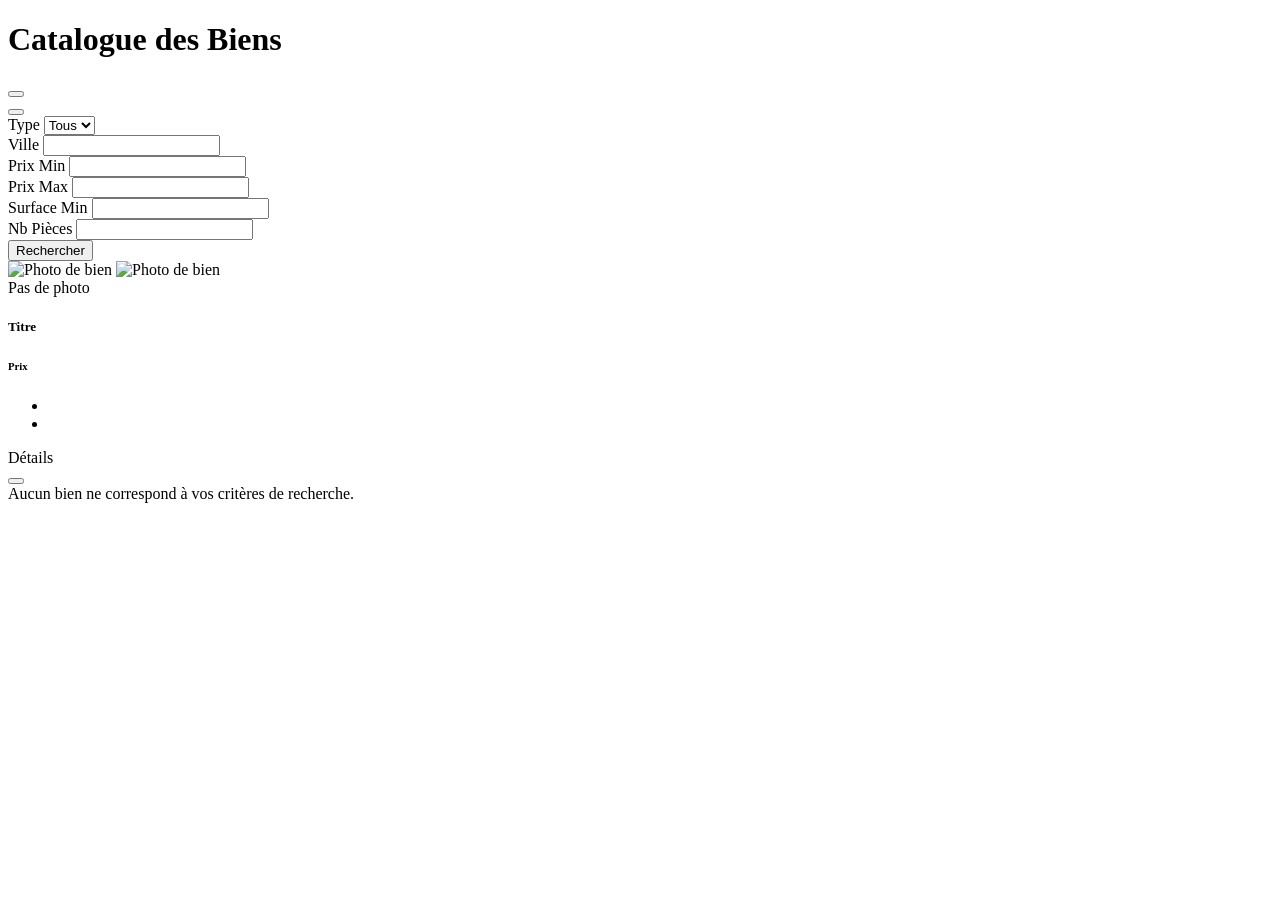
<file: src/main/resources/templates/catalogue/index.html>
<!DOCTYPE html>
<html xmlns:th="http://www.thymeleaf.org" xmlns:sec="http://www.thymeleaf.org/extras/spring-security">
<head th:replace="fragments/base :: head('Catalogue - Agence')"></head>
<body>
<div th:replace="fragments/base :: navbar"></div>

<div class="container mt-4">
    <h1 class="mb-4">Catalogue des Biens</h1>

    <!-- Alerts -->
    <div th:if="${message}" class="alert alert-success alert-dismissible fade show" role="alert">
        <i class="bi bi-check-circle-fill me-2"></i>
        <span th:text="${message}"></span>
        <button type="button" class="btn-close" data-bs-dismiss="alert" aria-label="Close"></button>
    </div>
    <div th:if="${error}" class="alert alert-danger alert-dismissible fade show" role="alert">
        <i class="bi bi-exclamation-triangle-fill me-2"></i>
        <span th:text="${error}"></span>
        <button type="button" class="btn-close" data-bs-dismiss="alert" aria-label="Close"></button>
    </div>
    
    <!-- Search Form -->
    <div class="card mb-4 shadow-sm">
        <div class="card-body">
            <form th:action="@{/catalogue}" method="get" th:object="${searchDTO}" class="row g-3">
                <div class="col-md-3">
                    <label class="form-label">Type</label>
                    <select class="form-select" th:field="*{type}" onchange="this.form.submit()">
                        <option value="">Tous</option>
                        <option th:each="t : ${T(com.fst.immobilier.entity.enums.TypeBien).values()}"
                                th:value="${t}" th:text="${t}"></option>
                    </select>
                </div>
                <div class="col-md-3">
                    <label class="form-label">Ville</label>
                    <input type="text" class="form-control" th:field="*{ville}" onblur="this.form.submit()">
                </div>
                <div class="col-md-3">
                    <label class="form-label">Prix Min</label>
                    <input type="number" class="form-control" th:field="*{prixMin}" onblur="this.form.submit()">
                </div>
                <div class="col-md-3">
                    <label class="form-label">Prix Max</label>
                    <input type="number" class="form-control" th:field="*{prixMax}" onblur="this.form.submit()">
                </div>
                <div class="col-md-3">
                    <label class="form-label">Surface Min</label>
                    <input type="number" class="form-control" th:field="*{surfaceMin}" onblur="this.form.submit()">
                </div>
                <div class="col-md-3">
                    <label class="form-label">Nb Pièces</label>
                    <input type="number" class="form-control" th:field="*{nbPieces}" onblur="this.form.submit()">
                </div>
                <div class="col-md-3 d-flex align-items-end">
                    <button type="submit" class="btn btn-primary w-100">Rechercher</button>
                </div>
            </form>
        </div>
    </div>

    <!-- Results -->
    <div class="row row-cols-1 row-cols-md-3 g-4">
        <div class="col" th:each="bien : ${biens.content}">
            <div class="card h-100 bien-card shadow-sm">
                <div class="ratio ratio-16x9 bg-light d-flex align-items-center justify-content-center overflow-hidden">
                    <img th:if="${!bien.photos.isEmpty() and bien.photos[0].url.startsWith('http')}" th:src="${bien.photos[0].url}" class="card-img-top object-fit-cover w-100 h-100" alt="Photo de bien">
                    <img th:if="${!bien.photos.isEmpty() and !bien.photos[0].url.startsWith('http')}" th:src="@{'/uploads/' + ${bien.photos[0].url}}" class="card-img-top object-fit-cover w-100 h-100" alt="Photo de bien">
                    <div th:unless="${!bien.photos.isEmpty()}" class="text-muted d-flex flex-column align-items-center">
                        <i class="bi bi-image fs-1"></i>
                        <span>Pas de photo</span>
                    </div>
                </div>
                <div class="card-body">
                    <h5 class="card-title" th:text="${bien.titre}">Titre</h5>
                    <p class="card-text text-muted" th:text="${bien.ville + ' - ' + bien.type}"></p>
                    <h6 class="text-primary fw-bold" th:text="${bien.prix + ' DT'}">Prix</h6>
                    <ul class="list-unstyled">
                        <li><i class="bi bi-arrows-fullscreen"></i> <span th:text="${bien.surface + ' m²'}"></span></li>
                        <li th:if="${bien.type != T(com.fst.immobilier.entity.enums.TypeBien).TERRAIN}">
                            <i class="bi bi-door-open"></i> <span th:text="${bien.nbPieces + ' pièces'}"></span>
                        </li>
                    </ul>
                </div>
                <div class="card-footer bg-white border-top-0 d-flex gap-2">
                    <a th:href="@{'/catalogue/' + ${bien.id}}" class="btn btn-outline-secondary flex-grow-1">Détails</a>
                    
                    <!-- Boutons réservés aux Agents -->
                    <div sec:authorize="hasAnyRole('AGENT', 'ADMIN')" class="d-flex gap-2">
                        <a th:href="@{'/agent/biens/modifier/' + ${bien.id}}" class="btn btn-warning" title="Modifier">
                            <i class="bi bi-pencil"></i>
                        </a>
                        <form th:action="@{'/agent/biens/supprimer/' + ${bien.id}}" method="post" onsubmit="return confirm('Supprimer ce bien ?');">
                            <button type="submit" class="btn btn-danger" title="Supprimer">
                                <i class="bi bi-trash"></i>
                            </button>
                        </form>
                    </div>
                </div>
            </div>
        </div>
    </div>

    <div th:if="${biens.isEmpty()}" class="alert alert-info mt-4">
        Aucun bien ne correspond à vos critères de recherche.
    </div>

</div>

<div th:replace="fragments/base :: scripts"></div>
</body>
</html>
</file>
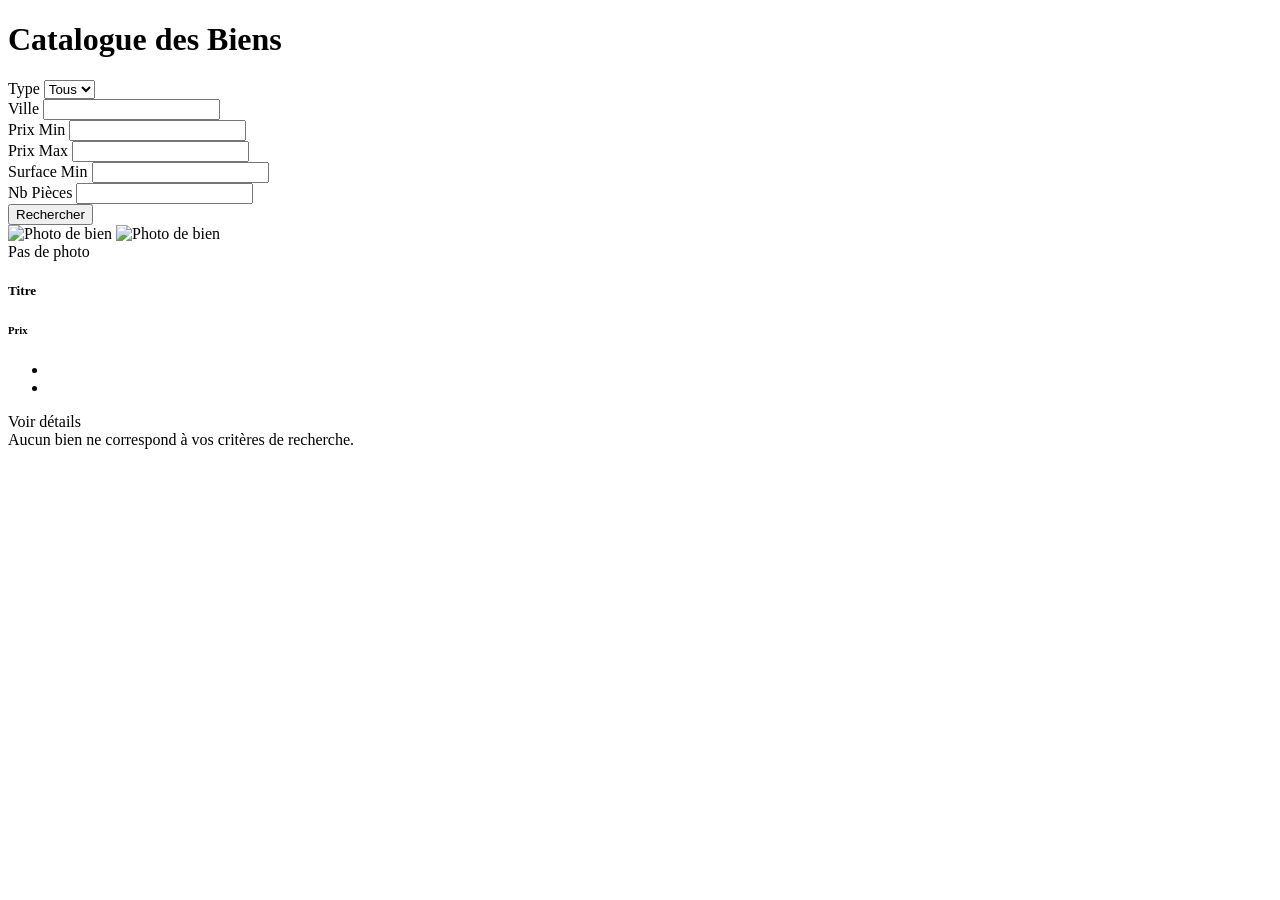
<file: bin/src/main/resources/templates/catalogue/index.html>
<!DOCTYPE html>
<html xmlns:th="http://www.thymeleaf.org">
<head th:replace="fragments/base :: head('Catalogue - Agence')"></head>
<body>
<div th:replace="fragments/base :: navbar"></div>

<div class="container mt-4">
    <h1 class="mb-4">Catalogue des Biens</h1>
    
    <!-- Search Form -->
    <div class="card mb-4 shadow-sm">
        <div class="card-body">
            <form th:action="@{/catalogue}" method="get" th:object="${searchDTO}" class="row g-3">
                <div class="col-md-3">
                    <label class="form-label">Type</label>
                    <select class="form-select" th:field="*{type}" onchange="this.form.submit()">
                        <option value="">Tous</option>
                        <option th:each="t : ${T(com.fst.immobilier.entity.enums.TypeBien).values()}"
                                th:value="${t}" th:text="${t}"></option>
                    </select>
                </div>
                <div class="col-md-3">
                    <label class="form-label">Ville</label>
                    <input type="text" class="form-control" th:field="*{ville}" onblur="this.form.submit()">
                </div>
                <div class="col-md-3">
                    <label class="form-label">Prix Min</label>
                    <input type="number" class="form-control" th:field="*{prixMin}" onblur="this.form.submit()">
                </div>
                <div class="col-md-3">
                    <label class="form-label">Prix Max</label>
                    <input type="number" class="form-control" th:field="*{prixMax}" onblur="this.form.submit()">
                </div>
                <div class="col-md-3">
                    <label class="form-label">Surface Min</label>
                    <input type="number" class="form-control" th:field="*{surfaceMin}" onblur="this.form.submit()">
                </div>
                <div class="col-md-3">
                    <label class="form-label">Nb Pièces</label>
                    <input type="number" class="form-control" th:field="*{nbPieces}" onblur="this.form.submit()">
                </div>
                <div class="col-md-3 d-flex align-items-end">
                    <button type="submit" class="btn btn-primary w-100">Rechercher</button>
                </div>
            </form>
        </div>
    </div>

    <!-- Results -->
    <div class="row row-cols-1 row-cols-md-3 g-4">
        <div class="col" th:each="bien : ${biens.content}">
            <div class="card h-100 bien-card shadow-sm">
                <div class="ratio ratio-16x9 bg-light d-flex align-items-center justify-content-center overflow-hidden">
                    <img th:if="${!bien.photos.isEmpty() and bien.photos[0].url.startsWith('http')}" th:src="${bien.photos[0].url}" class="card-img-top object-fit-cover w-100 h-100" alt="Photo de bien">
                    <img th:if="${!bien.photos.isEmpty() and !bien.photos[0].url.startsWith('http')}" th:src="@{'/uploads/' + ${bien.photos[0].url}}" class="card-img-top object-fit-cover w-100 h-100" alt="Photo de bien">
                    <div th:unless="${!bien.photos.isEmpty()}" class="text-muted d-flex flex-column align-items-center">
                        <i class="bi bi-image fs-1"></i>
                        <span>Pas de photo</span>
                    </div>
                </div>
                <div class="card-body">
                    <h5 class="card-title" th:text="${bien.titre}">Titre</h5>
                    <p class="card-text text-muted" th:text="${bien.ville + ' - ' + bien.type}"></p>
                    <h6 class="text-primary fw-bold" th:text="${bien.prix + ' DT'}">Prix</h6>
                    <ul class="list-unstyled">
                        <li><i class="bi bi-arrows-fullscreen"></i> <span th:text="${bien.surface + ' m²'}"></span></li>
                        <li><i class="bi bi-door-open"></i> <span th:text="${bien.nbPieces + ' pièces'}"></span></li>
                    </ul>
                </div>
                <div class="card-footer bg-white border-top-0">
                    <a th:href="@{'/catalogue/' + ${bien.id}}" class="btn btn-outline-secondary w-100">Voir détails</a>
                </div>
            </div>
        </div>
    </div>

    <div th:if="${biens.isEmpty()}" class="alert alert-info mt-4">
        Aucun bien ne correspond à vos critères de recherche.
    </div>

</div>

<div th:replace="fragments/base :: scripts"></div>
</body>
</html>
</file>
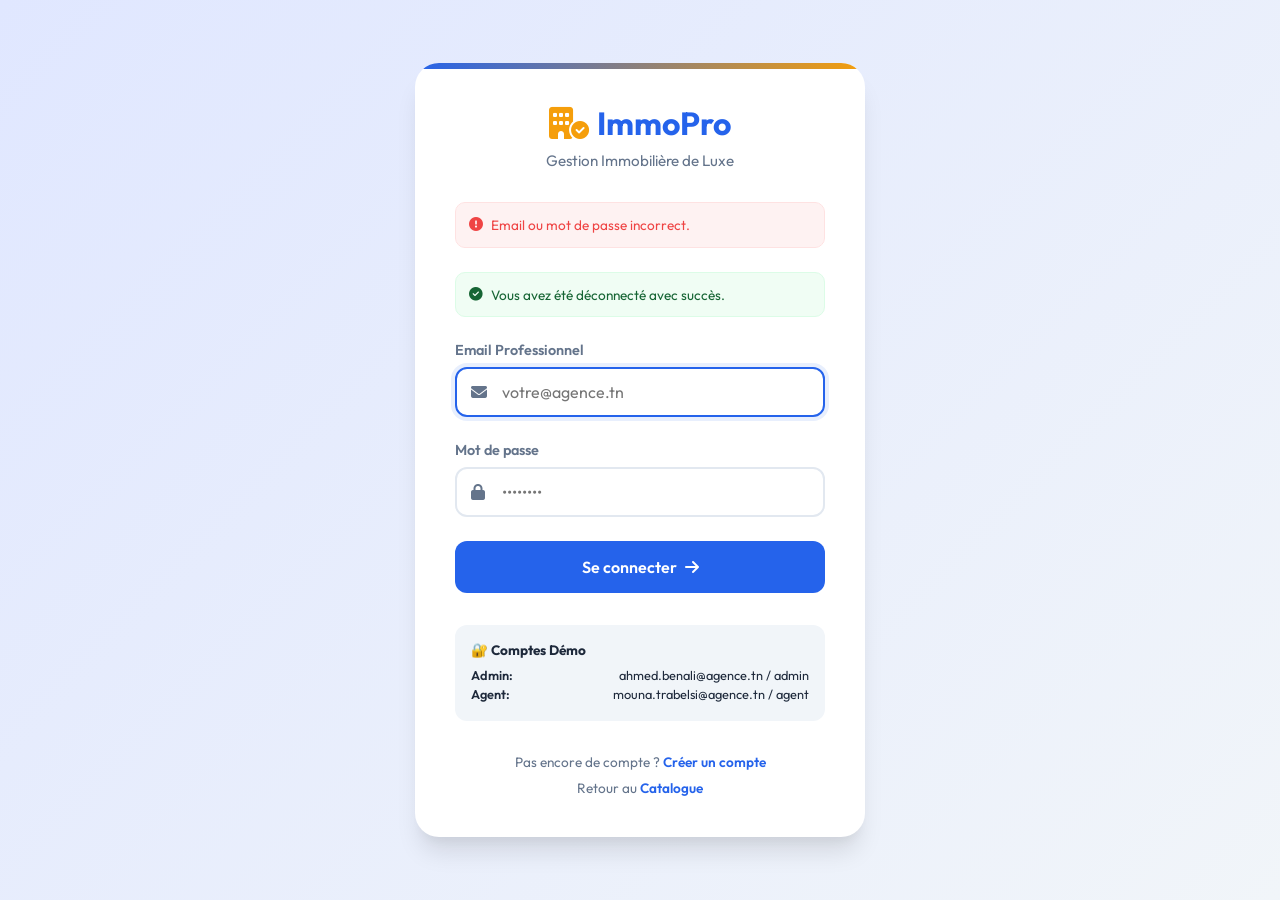
<file: src/main/resources/templates/login.html>
<!DOCTYPE html>
<html xmlns:th="http://www.thymeleaf.org">
<head>
    <meta charset="UTF-8">
    <meta name="viewport" content="width=device-width, initial-scale=1.0">
    <title>Connexion | ImmoPro Tunisie</title>
    <link rel="stylesheet" href="https://cdnjs.cloudflare.com/ajax/libs/font-awesome/6.4.0/css/all.min.css">
    <link href="https://fonts.googleapis.com/css2?family=Outfit:wght@300;400;600;700&display=swap" rel="stylesheet">
    <style>
        :root {
            --primary: #2563eb;
            --primary-dark: #1d4ed8;
            --secondary: #64748b;
            --accent: #f59e0b;
            --background: #f8fafc;
            --surface: #ffffff;
            --text: #1e293b;
            --error: #ef4444;
        }

        * {
            box-sizing: border-box;
            margin: 0;
            padding: 0;
            font-family: 'Outfit', sans-serif;
        }

        body {
            background: linear-gradient(135deg, #e0e7ff 0%, #f1f5f9 100%);
            height: 100vh;
            display: flex;
            align-items: center;
            justify-content: center;
            color: var(--text);
        }

        .login-container {
            background: var(--surface);
            padding: 2.5rem;
            border-radius: 24px;
            box-shadow: 0 20px 25px -5px rgba(0, 0, 0, 0.1), 0 10px 10px -5px rgba(0, 0, 0, 0.04);
            width: 100%;
            max-width: 450px;
            position: relative;
            overflow: hidden;
        }

        .login-container::before {
            content: '';
            position: absolute;
            top: 0;
            left: 0;
            width: 100%;
            height: 6px;
            background: linear-gradient(to right, var(--primary), var(--accent));
        }

        .header {
            text-align: center;
            margin-bottom: 2rem;
        }

        .logo {
            font-size: 2rem;
            font-weight: 700;
            color: var(--primary);
            margin-bottom: 0.5rem;
            display: flex;
            align-items: center;
            justify-content: center;
            gap: 0.5rem;
        }

        .logo i {
            color: var(--accent);
        }

        .subtitle {
            color: var(--secondary);
            font-size: 0.95rem;
        }

        .form-group {
            margin-bottom: 1.5rem;
        }

        label {
            display: block;
            margin-bottom: 0.5rem;
            font-weight: 600;
            font-size: 0.9rem;
            color: var(--secondary);
        }

        .input-wrapper {
            position: relative;
        }

        .input-wrapper i {
            position: absolute;
            left: 1rem;
            top: 50%;
            transform: translateY(-50%);
            color: var(--secondary);
        }

        input {
            width: 100%;
            padding: 0.8rem 1rem 0.8rem 2.8rem;
            border: 2px solid #e2e8f0;
            border-radius: 12px;
            font-size: 1rem;
            transition: all 0.3s ease;
            outline: none;
        }

        input:focus {
            border-color: var(--primary);
            box-shadow: 0 0 0 4px rgba(37, 99, 235, 0.1);
        }

        .error-message {
            background: #fef2f2;
            color: var(--error);
            padding: 0.8rem;
            border-radius: 10px;
            margin-bottom: 1.5rem;
            font-size: 0.85rem;
            display: flex;
            align-items: center;
            gap: 0.5rem;
            border: 1px solid #fee2e2;
        }

        .btn-login {
            width: 100%;
            background: var(--primary);
            color: white;
            border: none;
            padding: 1rem;
            border-radius: 12px;
            font-size: 1rem;
            font-weight: 600;
            cursor: pointer;
            transition: all 0.3s ease;
            display: flex;
            align-items: center;
            justify-content: center;
            gap: 0.5rem;
        }

        .btn-login:hover {
            background: var(--primary-dark);
            transform: translateY(-2px);
            box-shadow: 0 10px 15px -3px rgba(37, 99, 235, 0.4);
        }

        .btn-login:active {
            transform: translateY(0);
        }

        .footer {
            margin-top: 2rem;
            text-align: center;
            font-size: 0.85rem;
            color: var(--secondary);
        }

        .footer a {
            color: var(--primary);
            text-decoration: none;
            font-weight: 600;
        }

        .demo-accounts {
            margin-top: 2rem;
            background: #f1f5f9;
            padding: 1rem;
            border-radius: 12px;
            font-size: 0.8rem;
        }

        .demo-accounts h4 {
            margin-bottom: 0.5rem;
            font-size: 0.85rem;
            color: var(--text);
        }

        .demo-item {
            display: flex;
            justify-content: space-between;
            margin-bottom: 0.2rem;
        }

        .demo-label {
            font-weight: 600;
        }
    </style>
</head>
<body>
    <div class="login-container">
        <div class="header">
            <div class="logo">
                <i class="fas fa-building-circle-check"></i>
                ImmoPro
            </div>
            <p class="subtitle">Gestion Immobilière de Luxe</p>
        </div>

        <div th:if="${param.error}" class="error-message">
            <i class="fas fa-exclamation-circle"></i>
            Email ou mot de passe incorrect.
        </div>

        <div th:if="${param.logout}" class="error-message" style="background: #f0fdf4; color: #166534; border-color: #dcfce7;">
            <i class="fas fa-check-circle"></i>
            Vous avez été déconnecté avec succès.
        </div>

        <form th:action="@{/login}" method="post">
            <div class="form-group">
                <label for="username">Email Professionnel</label>
                <div class="input-wrapper">
                    <i class="fas fa-envelope"></i>
                    <input type="text" id="username" name="username" placeholder="votre@agence.tn" required autofocus>
                </div>
            </div>

            <div class="form-group">
                <label for="password">Mot de passe</label>
                <div class="input-wrapper">
                    <i class="fas fa-lock"></i>
                    <input type="password" id="password" name="password" placeholder="••••••••" required>
                </div>
            </div>

            <button type="submit" class="btn-login">
                Se connecter
                <i class="fas fa-arrow-right"></i>
            </button>
        </form>

        <div class="demo-accounts">
            <h4>🔐 Comptes Démo</h4>
            <div class="demo-item">
                <span class="demo-label">Admin:</span>
                <span>ahmed.benali@agence.tn / admin</span>
            </div>
            <div class="demo-item">
                <span class="demo-label">Agent:</span>
                <span>mouna.trabelsi@agence.tn / agent</span>
            </div>
        </div>

        <div class="footer">
            <p>Pas encore de compte ? <a th:href="@{/register}">Créer un compte</a></p>
            <p style="margin-top: 0.5rem;">Retour au <a th:href="@{/catalogue}">Catalogue</a></p>
        </div>
    </div>
</body>
</html>
</file>
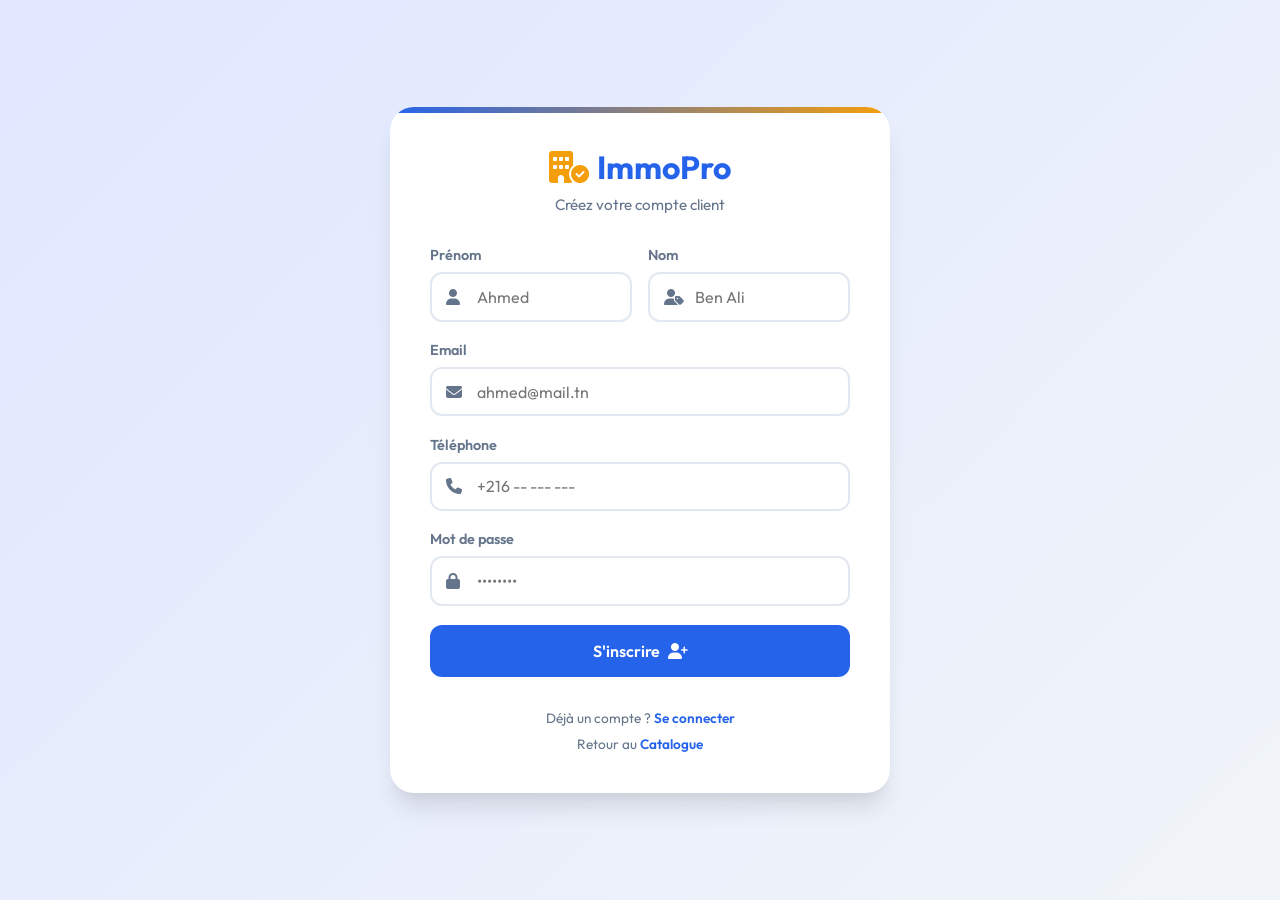
<file: src/main/resources/templates/register.html>
<!DOCTYPE html>
<html xmlns:th="http://www.thymeleaf.org">
<head>
    <meta charset="UTF-8">
    <meta name="viewport" content="width=device-width, initial-scale=1.0">
    <title>Créer un compte | ImmoPro Tunisie</title>
    <link rel="stylesheet" href="https://cdnjs.cloudflare.com/ajax/libs/font-awesome/6.4.0/css/all.min.css">
    <link href="https://fonts.googleapis.com/css2?family=Outfit:wght@300;400;600;700&display=swap" rel="stylesheet">
    <style>
        :root {
            --primary: #2563eb;
            --primary-dark: #1d4ed8;
            --secondary: #64748b;
            --accent: #f59e0b;
            --background: #f8fafc;
            --surface: #ffffff;
            --text: #1e293b;
            --error: #ef4444;
        }

        * {
            box-sizing: border-box;
            margin: 0;
            padding: 0;
            font-family: 'Outfit', sans-serif;
        }

        body {
            background: linear-gradient(135deg, #e0e7ff 0%, #f1f5f9 100%);
            height: 100vh;
            display: flex;
            align-items: center;
            justify-content: center;
            color: var(--text);
        }

        .register-container {
            background: var(--surface);
            padding: 2.5rem;
            border-radius: 24px;
            box-shadow: 0 20px 25px -5px rgba(0, 0, 0, 0.1), 0 10px 10px -5px rgba(0, 0, 0, 0.04);
            width: 100%;
            max-width: 500px;
            position: relative;
            overflow: hidden;
        }

        .register-container::before {
            content: '';
            position: absolute;
            top: 0;
            left: 0;
            width: 100%;
            height: 6px;
            background: linear-gradient(to right, var(--primary), var(--accent));
        }

        .header {
            text-align: center;
            margin-bottom: 2rem;
        }

        .logo {
            font-size: 2rem;
            font-weight: 700;
            color: var(--primary);
            margin-bottom: 0.5rem;
            display: flex;
            align-items: center;
            justify-content: center;
            gap: 0.5rem;
        }

        .logo i {
            color: var(--accent);
        }

        .subtitle {
            color: var(--secondary);
            font-size: 0.95rem;
        }

        .form-row {
            display: grid;
            grid-template-columns: 1fr 1fr;
            gap: 1rem;
        }

        .form-group {
            margin-bottom: 1.2rem;
        }

        label {
            display: block;
            margin-bottom: 0.5rem;
            font-weight: 600;
            font-size: 0.9rem;
            color: var(--secondary);
        }

        .input-wrapper {
            position: relative;
        }

        .input-wrapper i {
            position: absolute;
            left: 1rem;
            top: 50%;
            transform: translateY(-50%);
            color: var(--secondary);
        }

        input, select {
            width: 100%;
            padding: 0.8rem 1rem 0.8rem 2.8rem;
            border: 2px solid #e2e8f0;
            border-radius: 12px;
            font-size: 1rem;
            transition: all 0.3s ease;
            outline: none;
            background: white;
        }

        input:focus, select:focus {
            border-color: var(--primary);
            box-shadow: 0 0 0 4px rgba(37, 99, 235, 0.1);
        }

        .btn-register {
            width: 100%;
            background: var(--primary);
            color: white;
            border: none;
            padding: 1rem;
            border-radius: 12px;
            font-size: 1rem;
            font-weight: 600;
            cursor: pointer;
            transition: all 0.3s ease;
            display: flex;
            align-items: center;
            justify-content: center;
            gap: 0.5rem;
            margin-top: 1rem;
        }

        .btn-register:hover {
            background: var(--primary-dark);
            transform: translateY(-2px);
            box-shadow: 0 10px 15px -3px rgba(37, 99, 235, 0.4);
        }

        .footer {
            margin-top: 2rem;
            text-align: center;
            font-size: 0.85rem;
            color: var(--secondary);
        }

        .footer a {
            color: var(--primary);
            text-decoration: none;
            font-weight: 600;
        }
    </style>
</head>
<body>
    <div class="register-container">
        <div class="header">
            <div class="logo">
                <i class="fas fa-building-circle-check"></i>
                ImmoPro
            </div>
            <p class="subtitle">Créez votre compte client</p>
        </div>

        <form th:action="@{/register}" method="post">
            <div class="form-row">
                <div class="form-group">
                    <label for="prenom">Prénom</label>
                    <div class="input-wrapper">
                        <i class="fas fa-user"></i>
                        <input type="text" id="prenom" name="prenom" placeholder="Ahmed" required>
                    </div>
                </div>
                <div class="form-group">
                    <label for="nom">Nom</label>
                    <div class="input-wrapper">
                        <i class="fas fa-user-tag"></i>
                        <input type="text" id="nom" name="nom" placeholder="Ben Ali" required>
                    </div>
                </div>
            </div>

            <div class="form-group">
                <label for="email">Email</label>
                <div class="input-wrapper">
                    <i class="fas fa-envelope"></i>
                    <input type="email" id="email" name="email" placeholder="ahmed@mail.tn" required>
                </div>
            </div>

            <div class="form-group">
                <label for="telephone">Téléphone</label>
                <div class="input-wrapper">
                    <i class="fas fa-phone"></i>
                    <input type="tel" id="telephone" name="telephone" placeholder="+216 -- --- ---" required>
                </div>
            </div>

            <div class="form-group">
                <label for="password">Mot de passe</label>
                <div class="input-wrapper">
                    <i class="fas fa-lock"></i>
                    <input type="password" id="password" name="password" placeholder="••••••••" required>
                </div>
            </div>

            <button type="submit" class="btn-register">
                S'inscrire
                <i class="fas fa-user-plus"></i>
            </button>
        </form>

        <div class="footer">
            <p>Déjà un compte ? <a th:href="@{/login}">Se connecter</a></p>
            <p style="margin-top: 0.5rem;">Retour au <a th:href="@{/catalogue}">Catalogue</a></p>
        </div>
    </div>
</body>
</html>
</file>
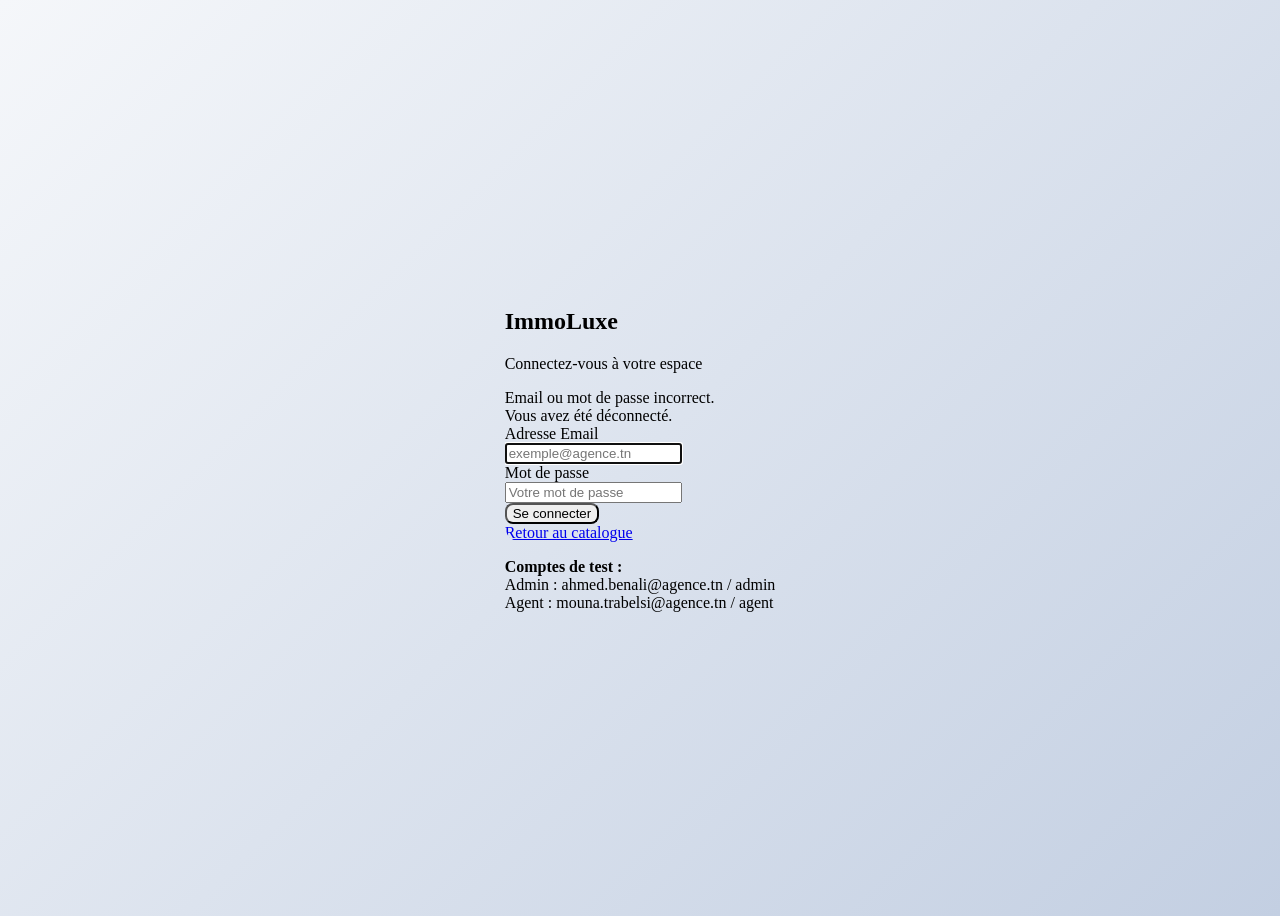
<file: bin/src/main/resources/templates/login.html>
<!DOCTYPE html>
<html xmlns:th="http://www.thymeleaf.org">
<head th:replace="fragments/base :: head('Connexion - ImmoLuxe')"></head>
<body style="background: linear-gradient(135deg, #f5f7fa 0%, #c3cfe2 100%); min-height: 100vh; display: flex; align-items: center; justify-content: center; padding-top: 0;">

<div class="container">
    <div class="row justify-content-center">
        <div class="col-md-5">
            <div class="card shadow-lg border-0" style="border-radius: 16px; overflow: hidden;">
                <div class="card-header bg-white border-0 text-center pt-5 pb-3">
                    <h2 class="fw-bold text-primary mb-0"><i class="bi bi-houses-fill me-2"></i>ImmoLuxe</h2>
                    <p class="text-muted mt-2">Connectez-vous à votre espace</p>
                </div>
                <div class="card-body p-5 pt-0">
                    <div th:if="${param.error}" class="alert alert-danger" style="border-radius: 8px;">
                        Email ou mot de passe incorrect.
                    </div>
                    <div th:if="${param.logout}" class="alert alert-success" style="border-radius: 8px;">
                        Vous avez été déconnecté.
                    </div>

                    <form th:action="@{/login}" method="post">
                        <div class="mb-4">
                            <label for="username" class="form-label fw-bold">Adresse Email</label>
                            <div class="input-group">
                                <span class="input-group-text bg-light border-end-0" id="email-addon"><i class="bi bi-envelope"></i></span>
                                <input type="email" class="form-control border-start-0 ps-0" id="username" name="username" placeholder="exemple@agence.tn" required autofocus>
                            </div>
                        </div>
                        
                        <div class="mb-4">
                            <label for="password" class="form-label fw-bold">Mot de passe</label>
                            <div class="input-group">
                                <span class="input-group-text bg-light border-end-0" id="password-addon"><i class="bi bi-lock"></i></span>
                                <input type="password" class="form-control border-start-0 ps-0" id="password" name="password" placeholder="Votre mot de passe" required>
                            </div>
                        </div>

                        <div class="d-grid gap-2 mt-4">
                            <button type="submit" class="btn btn-primary btn-lg fw-bold" style="border-radius: 8px;">Se connecter</button>
                        </div>
                        
                        <div class="text-center mt-4">
                            <a href="/" class="text-decoration-none text-muted"><i class="bi bi-arrow-left me-1"></i> Retour au catalogue</a>
                        </div>
                    </form>
                </div>
            </div>
            
            <div class="text-center mt-4 text-muted small">
                <p><strong>Comptes de test :</strong><br>
                Admin : ahmed.benali@agence.tn / admin<br>
                Agent : mouna.trabelsi@agence.tn / agent</p>
            </div>
            
        </div>
    </div>
</div>

<div th:replace="fragments/base :: scripts"></div>
</body>
</html>
</file>
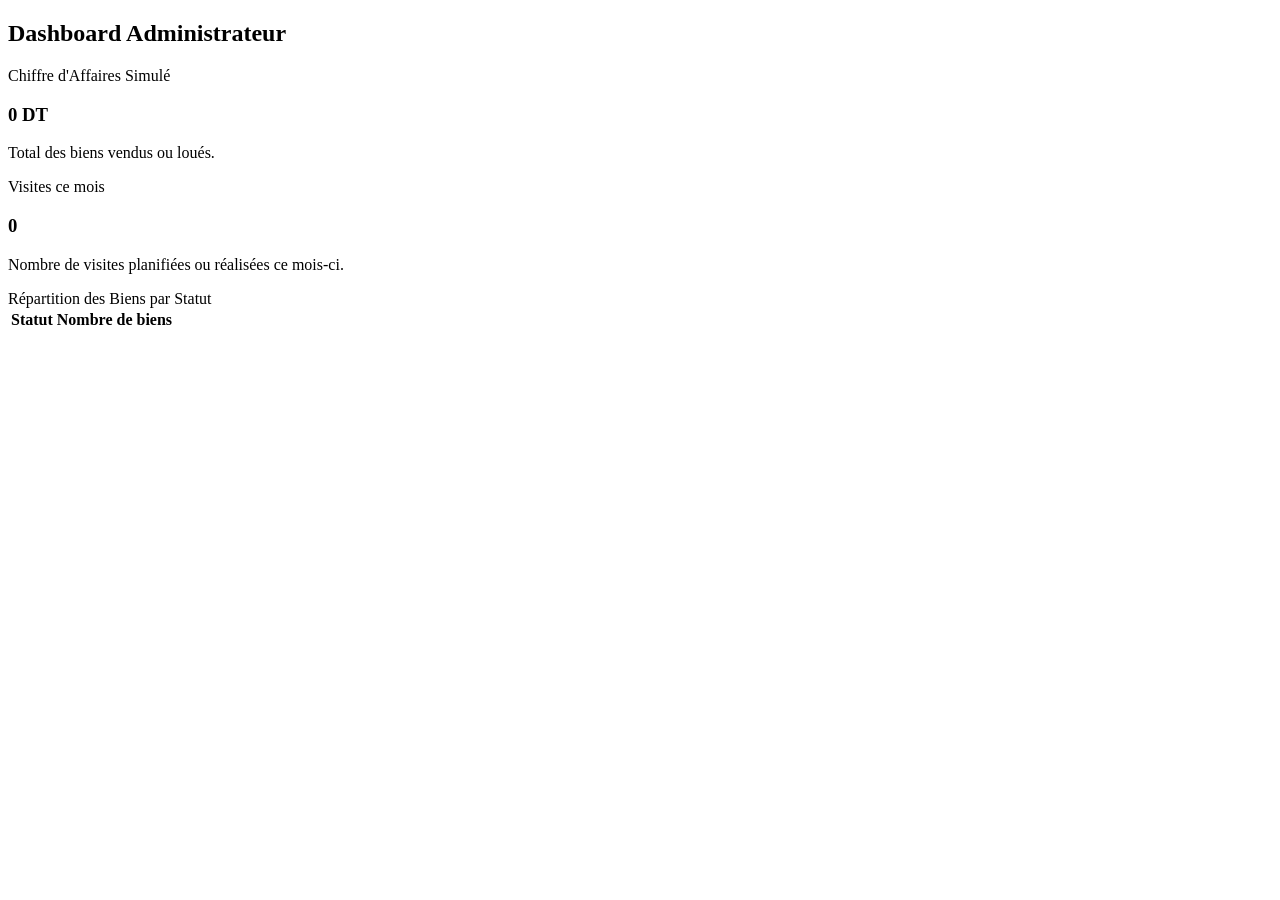
<file: src/main/resources/templates/admin/dashboard.html>
<!DOCTYPE html>
<html xmlns:th="http://www.thymeleaf.org">
<head th:replace="fragments/base :: head('Dashboard Admin')"></head>
<body>
<div th:replace="fragments/base :: navbar"></div>

<div class="container mt-4">
    <h2 class="mb-4">Dashboard Administrateur</h2>

    <div class="row">
        <div class="col-md-4">
            <div class="card text-white bg-primary mb-3 shadow-sm">
                <div class="card-header">Chiffre d'Affaires Simulé</div>
                <div class="card-body">
                    <h3 class="card-title" th:text="${stats.chiffreAffairesSimule + ' DT'}">0 DT</h3>
                    <p class="card-text">Total des biens vendus ou loués.</p>
                </div>
            </div>
        </div>
        <div class="col-md-4">
            <div class="card text-white bg-success mb-3 shadow-sm">
                <div class="card-header">Visites ce mois</div>
                <div class="card-body">
                    <h3 class="card-title" th:text="${stats.visitesMois}">0</h3>
                    <p class="card-text">Nombre de visites planifiées ou réalisées ce mois-ci.</p>
                </div>
            </div>
        </div>
    </div>

    <div class="card mt-4 shadow-sm">
        <div class="card-header bg-dark text-white">Répartition des Biens par Statut</div>
        <div class="card-body">
            <table class="table">
                <thead>
                    <tr>
                        <th>Statut</th>
                        <th>Nombre de biens</th>
                    </tr>
                </thead>
                <tbody>
                    <tr th:each="stat : ${stats.biensParStatut}">
                        <td th:text="${stat.statut}"></td>
                        <td th:text="${stat.count}"></td>
                    </tr>
                </tbody>
            </table>
        </div>
    </div>
</div>

<div th:replace="fragments/base :: scripts"></div>
</body>
</html>
</file>
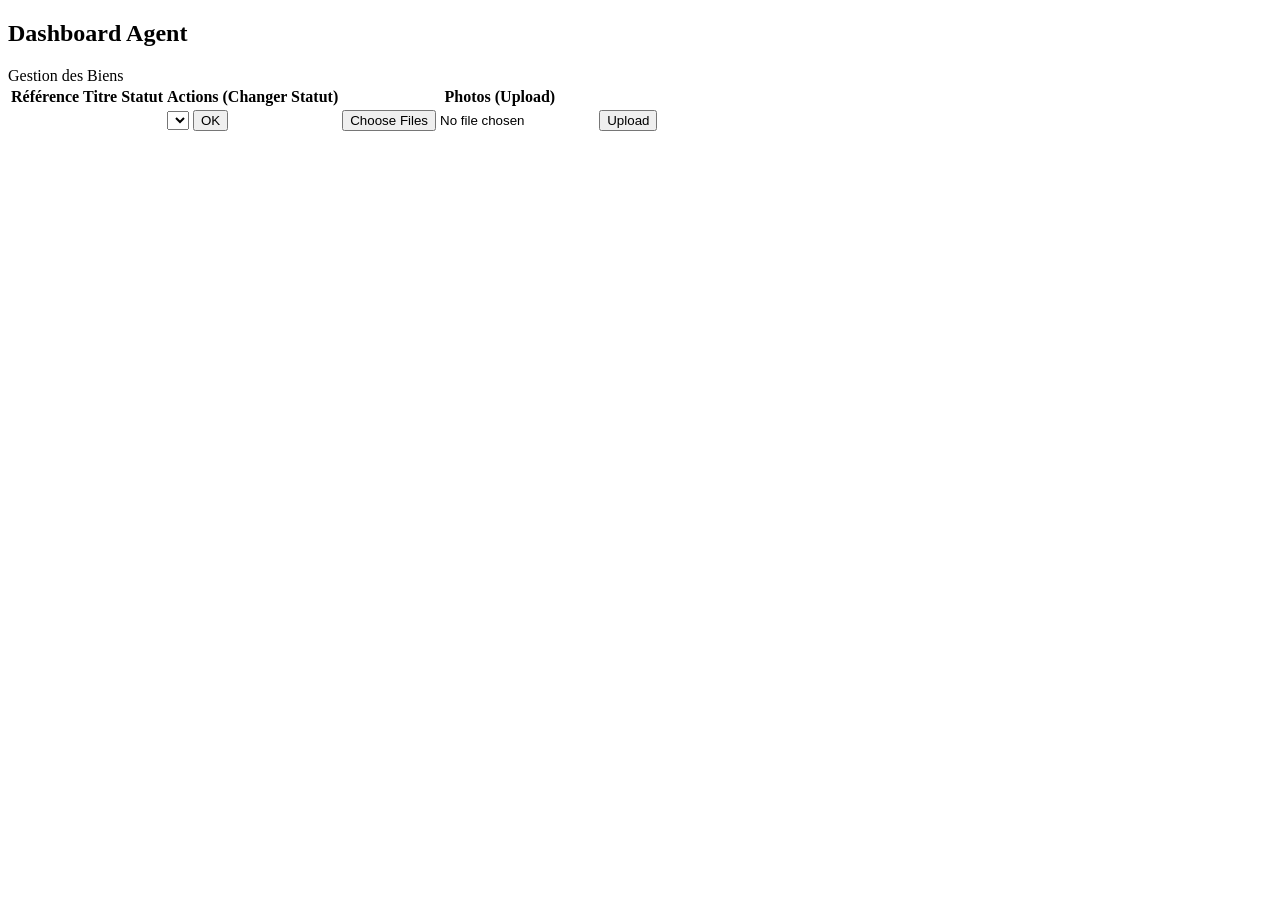
<file: src/main/resources/templates/agent/dashboard.html>
<!DOCTYPE html>
<html xmlns:th="http://www.thymeleaf.org">
<head th:replace="fragments/base :: head('Dashboard Agent')"></head>
<body>
<div th:replace="fragments/base :: navbar"></div>

<div class="container mt-4">
    <h2>Dashboard Agent</h2>
    
    <div th:if="${message}" class="alert alert-success" th:text="${message}"></div>
    <div th:if="${error}" class="alert alert-danger" th:text="${error}"></div>

    <div class="card mt-4">
        <div class="card-header bg-primary text-white">Gestion des Biens</div>
        <div class="card-body">
            <table class="table table-striped table-hover">
                <thead>
                    <tr>
                        <th>Référence</th>
                        <th>Titre</th>
                        <th>Statut</th>
                        <th>Actions (Changer Statut)</th>
                        <th>Photos (Upload)</th>
                    </tr>
                </thead>
                <tbody>
                    <tr th:each="bien : ${biens}">
                        <td th:text="${bien.reference}"></td>
                        <td th:text="${bien.titre}"></td>
                        <td><span class="badge bg-secondary" th:text="${bien.statut}"></span></td>
                        <td>
                            <form th:action="@{'/agent/bien/' + ${bien.id} + '/statut'}" method="post" class="d-flex">
                                <select name="statut" class="form-select form-select-sm me-2">
                                    <option th:each="s : ${T(com.fst.immobilier.entity.enums.StatutBien).values()}"
                                            th:value="${s}" th:text="${s}" th:selected="${s == bien.statut}"></option>
                                </select>
                                <button type="submit" class="btn btn-sm btn-outline-primary">OK</button>
                            </form>
                        </td>
                        <td>
                            <form th:action="@{'/agent/bien/' + ${bien.id} + '/upload'}" method="post" enctype="multipart/form-data" class="d-flex">
                                <input type="file" name="files" multiple class="form-control form-control-sm me-2" accept="image/png, image/jpeg, image/webp">
                                <button type="submit" class="btn btn-sm btn-success">Upload</button>
                            </form>
                        </td>
                    </tr>
                </tbody>
            </table>
        </div>
    </div>
</div>

<div th:replace="fragments/base :: scripts"></div>
</body>
</html>
</file>
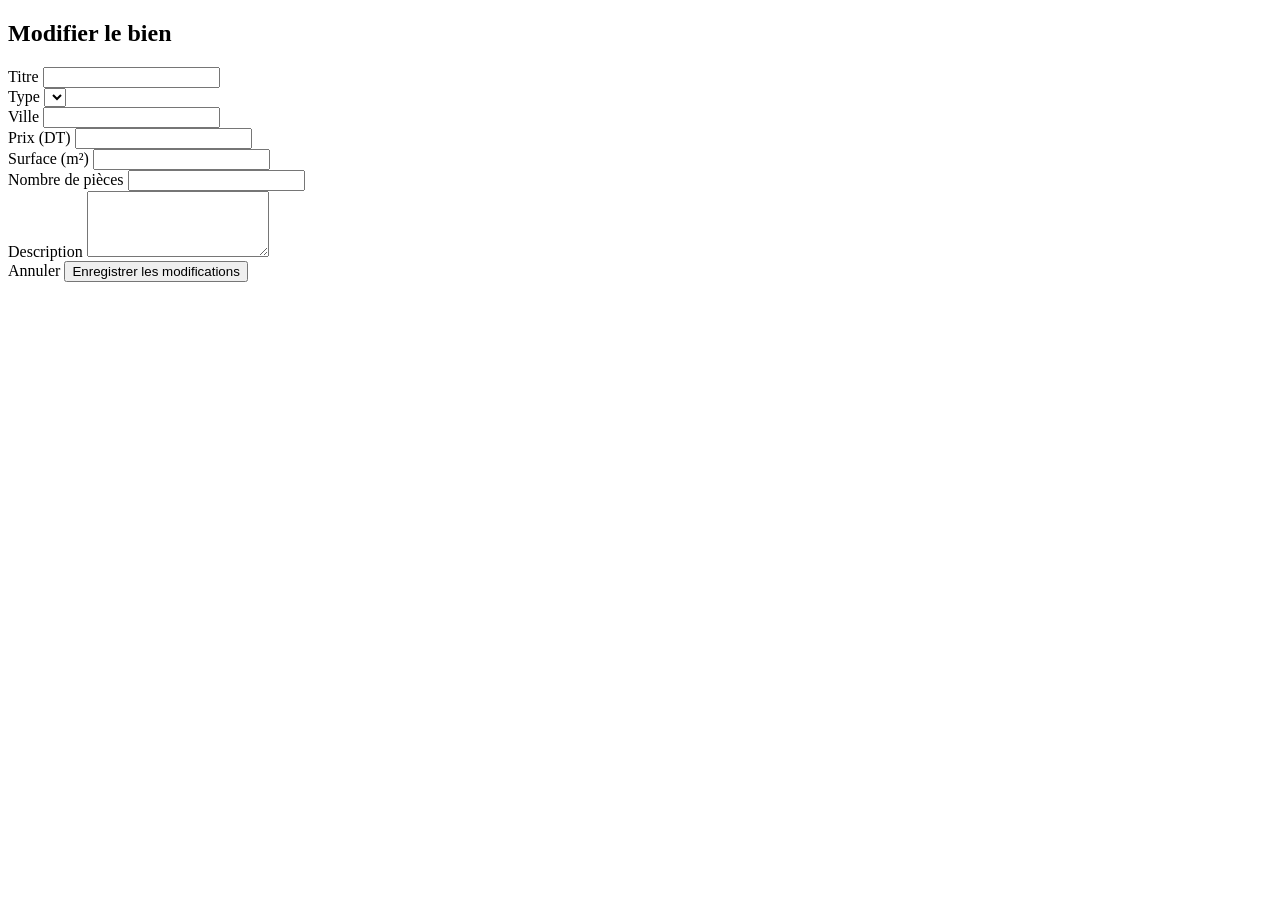
<file: src/main/resources/templates/agent/modifier.html>
<!DOCTYPE html>
<html xmlns:th="http://www.thymeleaf.org">
<head th:replace="fragments/base :: head('Modifier le bien')"></head>
<body>
<div th:replace="fragments/base :: navbar"></div>

<div class="container mt-4">
    <div class="row justify-content-center">
        <div class="col-md-8">
            <div class="card shadow">
                <div class="card-header bg-warning text-dark">
                    <h2 class="mb-0"><i class="bi bi-pencil-square"></i> Modifier le bien</h2>
                </div>
                <div class="card-body">
                    <form th:action="@{'/agent/biens/modifier/' + ${bien.id}}" th:object="${bien}" method="post">
                        <div class="mb-3">
                            <label for="titre" class="form-label">Titre</label>
                            <input type="text" class="form-control" id="titre" th:field="*{titre}" required>
                        </div>

                        <div class="row mb-3">
                            <div class="col-md-6">
                                <label for="type" class="form-label">Type</label>
                                <select class="form-select" id="type" th:field="*{type}">
                                    <option th:each="t : ${T(com.fst.immobilier.entity.enums.TypeBien).values()}"
                                            th:value="${t}" th:text="${t}"></option>
                                </select>
                            </div>
                            <div class="col-md-6">
                                <label for="ville" class="form-label">Ville</label>
                                <input type="text" class="form-control" id="ville" th:field="*{ville}" required>
                            </div>
                        </div>

                        <div class="row mb-3">
                            <div class="col-md-4">
                                <label for="prix" class="form-label">Prix (DT)</label>
                                <input type="number" class="form-control" id="prix" th:field="*{prix}" required>
                            </div>
                            <div class="col-md-4">
                                <label for="surface" class="form-label">Surface (m²)</label>
                                <input type="number" class="form-control" id="surface" th:field="*{surface}" required>
                            </div>
                            <div class="col-md-4">
                                <label for="nbPieces" class="form-label">Nombre de pièces</label>
                                <input type="number" class="form-control" id="nbPieces" th:field="*{nbPieces}" required>
                            </div>
                        </div>

                        <div class="mb-3">
                            <label for="description" class="form-label">Description</label>
                            <textarea class="form-control" id="description" th:field="*{description}" rows="4" required></textarea>
                        </div>

                        <div class="d-flex justify-content-between align-items-center mt-4">
                            <a th:href="@{/catalogue}" class="btn btn-outline-secondary">Annuler</a>
                            <button type="submit" class="btn btn-primary px-4">Enregistrer les modifications</button>
                        </div>
                    </form>
                </div>
            </div>
        </div>
    </div>
</div>

<div th:replace="fragments/base :: scripts"></div>
</body>
</html>
</file>
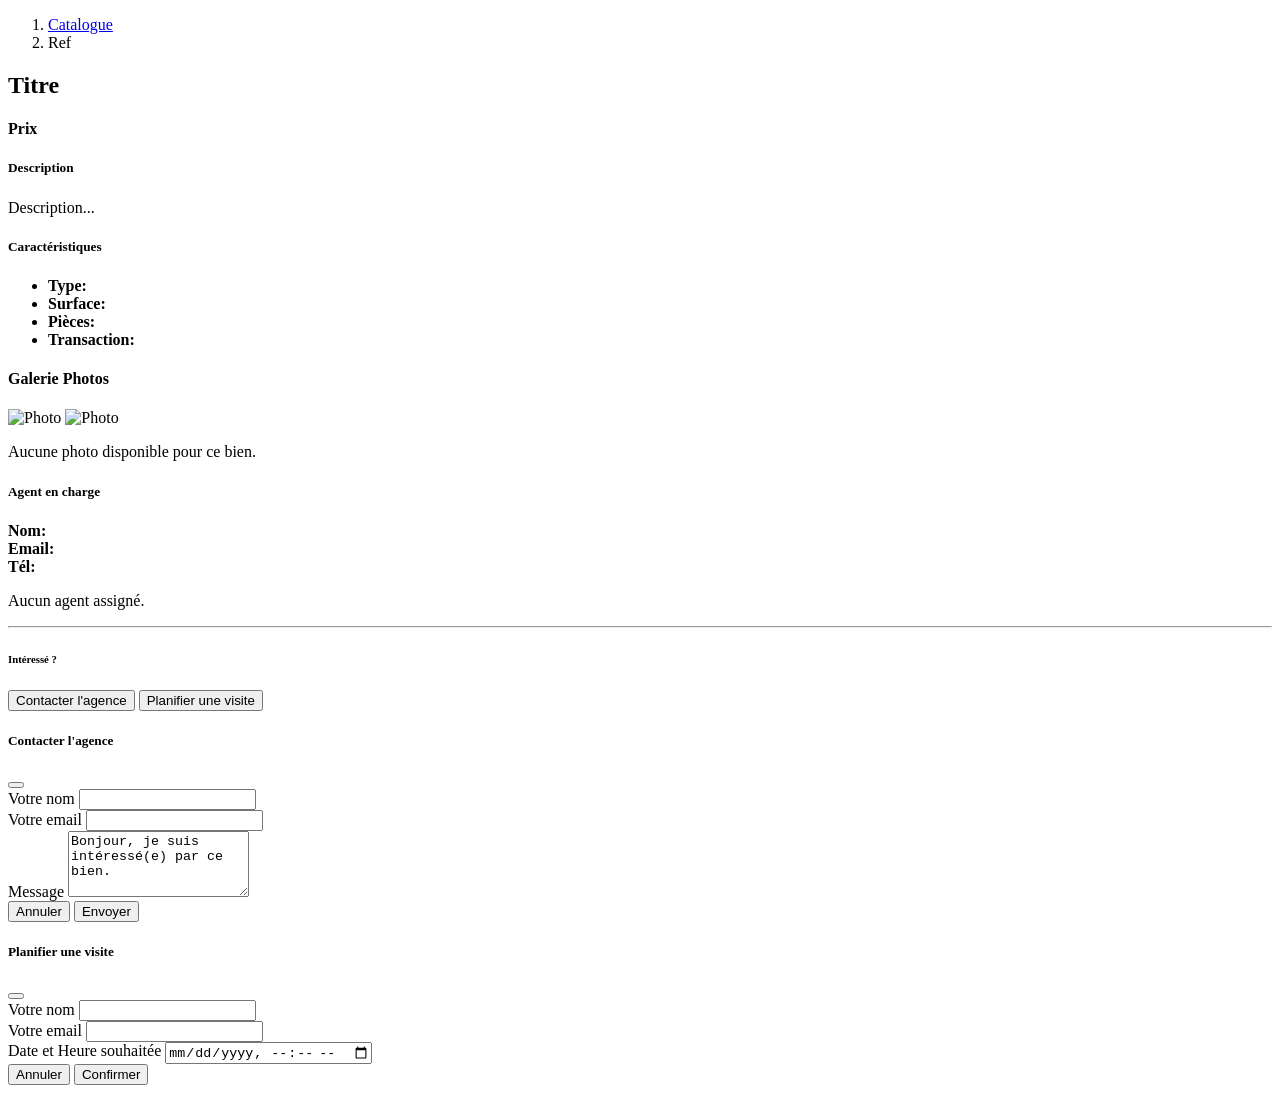
<file: src/main/resources/templates/catalogue/detail.html>
<!DOCTYPE html>
<html xmlns:th="http://www.thymeleaf.org">
<head th:replace="fragments/base :: head(${bien.titre})"></head>
<body>
<div th:replace="fragments/base :: navbar"></div>

<div class="container mt-4">
    <nav aria-label="breadcrumb">
        <ol class="breadcrumb">
            <li class="breadcrumb-item"><a href="/catalogue">Catalogue</a></li>
            <li class="breadcrumb-item active" aria-current="page" th:text="${bien.reference}">Ref</li>
        </ol>
    </nav>

    <div class="row">
        <div class="col-md-8">
            <div class="card shadow-sm mb-4">
                <div class="card-body">
                    <h2 class="card-title" th:text="${bien.titre}">Titre</h2>
                    <p class="text-muted" th:text="${bien.ville + ', ' + bien.quartier + ' (' + bien.codePostal + ')'}"></p>
                    <h4 class="text-primary fw-bold mb-4" th:text="${bien.prix + ' DT'}">Prix</h4>
                    
                    <h5>Description</h5>
                    <p class="card-text" th:text="${bien.description}">Description...</p>
                    
                    <h5 class="mt-4">Caractéristiques</h5>
                    <ul class="list-group list-group-flush">
                        <li class="list-group-item">
                            <i class="bi bi-tag-fill text-primary me-2"></i><strong>Type:</strong> <span th:text="${bien.type}"></span>
                        </li>
                        <li class="list-group-item">
                            <i class="bi bi-arrows-fullscreen text-primary me-2"></i><strong>Surface:</strong> <span th:text="${bien.surface + ' m²'}"></span>
                        </li>
                        <li th:if="${bien.type != T(com.fst.immobilier.entity.enums.TypeBien).TERRAIN}" class="list-group-item">
                            <i class="bi bi-door-open-fill text-primary me-2"></i><strong>Pièces:</strong> <span th:text="${bien.nbPieces}"></span>
                        </li>
                        <li class="list-group-item">
                            <i class="bi bi-cash-stack text-primary me-2"></i><strong>Transaction:</strong> <span th:text="${bien.typeTransaction}"></span>
                        </li>
                    </ul>
                </div>
            </div>

            <!-- Galerie Lightbox -->
            <h4 class="mb-3">Galerie Photos</h4>
            <div class="row row-cols-2 row-cols-md-4 g-3 mb-4">
                <div class="col" th:each="photo : ${bien.photos}">
                    <!-- For external URLs -->
                    <a th:if="${photo.url.startsWith('http')}" th:href="${photo.url}" data-lightbox="galerie" th:data-title="${bien.titre}">
                        <img th:src="${photo.url}" class="img-fluid rounded shadow-sm" alt="Photo">
                    </a>
                    <!-- For local uploads -->
                    <a th:unless="${photo.url.startsWith('http')}" th:href="@{'/uploads/' + ${photo.url}}" data-lightbox="galerie" th:data-title="${bien.titre}">
                        <img th:src="@{'/uploads/' + ${photo.url}}" class="img-fluid rounded shadow-sm" alt="Photo">
                    </a>
                </div>
                <div th:if="${bien.photos.isEmpty()}" class="col-12">
                    <p class="text-muted">Aucune photo disponible pour ce bien.</p>
                </div>
            </div>
        </div>

        <!-- Sidebar / Contact -->
        <div class="col-md-4">
            <div class="card shadow-sm sticky-top" style="top: 20px;">
                <div class="card-body">
                    <h5 class="card-title">Agent en charge</h5>
                    <p th:if="${bien.agent != null}">
                        <strong>Nom:</strong> <span th:text="${bien.agent.nom + ' ' + bien.agent.prenom}"></span><br>
                        <strong>Email:</strong> <span th:text="${bien.agent.email}"></span><br>
                        <strong>Tél:</strong> <span th:text="${bien.agent.telephone}"></span>
                    </p>
                    <p th:unless="${bien.agent != null}" class="text-muted">Aucun agent assigné.</p>
                    
                    <div th:if="${message}" class="alert alert-success mt-3" th:text="${message}"></div>
                    <hr>
                    <h6>Intéressé ?</h6>
                    <button type="button" class="btn btn-success w-100 mb-2" data-bs-toggle="modal" data-bs-target="#contactModal">
                        Contacter l'agence
                    </button>
                    <button type="button" class="btn btn-outline-primary w-100" data-bs-toggle="modal" data-bs-target="#visiteModal">
                        Planifier une visite
                    </button>
                </div>
            </div>
        </div>
    </div>

    <!-- Modal Contact -->
    <div class="modal fade" id="contactModal" tabindex="-1" aria-labelledby="contactModalLabel" aria-hidden="true">
      <div class="modal-dialog">
        <div class="modal-content">
          <form th:action="@{'/catalogue/' + ${bien.id} + '/contact'}" method="post">
              <div class="modal-header bg-success text-white">
                <h5 class="modal-title" id="contactModalLabel">Contacter l'agence</h5>
                <button type="button" class="btn-close btn-close-white" data-bs-dismiss="modal" aria-label="Close"></button>
              </div>
              <div class="modal-body">
                <div class="mb-3">
                  <label class="form-label">Votre nom</label>
                  <input type="text" name="nom" class="form-control" required>
                </div>
                <div class="mb-3">
                  <label class="form-label">Votre email</label>
                  <input type="email" name="email" class="form-control" required>
                </div>
                <div class="mb-3">
                  <label class="form-label">Message</label>
                  <textarea name="message" class="form-control" rows="4" required>Bonjour, je suis intéressé(e) par ce bien.</textarea>
                </div>
              </div>
              <div class="modal-footer">
                <button type="button" class="btn btn-secondary" data-bs-dismiss="modal">Annuler</button>
                <button type="submit" class="btn btn-success">Envoyer</button>
              </div>
          </form>
        </div>
      </div>
    </div>

    <!-- Modal Visite -->
    <div class="modal fade" id="visiteModal" tabindex="-1" aria-labelledby="visiteModalLabel" aria-hidden="true">
      <div class="modal-dialog">
        <div class="modal-content">
          <form th:action="@{'/catalogue/' + ${bien.id} + '/visite'}" method="post">
              <div class="modal-header bg-primary text-white">
                <h5 class="modal-title" id="visiteModalLabel">Planifier une visite</h5>
                <button type="button" class="btn-close btn-close-white" data-bs-dismiss="modal" aria-label="Close"></button>
              </div>
              <div class="modal-body">
                <div class="mb-3">
                  <label class="form-label">Votre nom</label>
                  <input type="text" name="nom" class="form-control" required>
                </div>
                <div class="mb-3">
                  <label class="form-label">Votre email</label>
                  <input type="email" name="email" class="form-control" required>
                </div>
                <div class="mb-3">
                  <label class="form-label">Date et Heure souhaitée</label>
                  <input type="datetime-local" name="date" class="form-control" required>
                </div>
              </div>
              <div class="modal-footer">
                <button type="button" class="btn btn-secondary" data-bs-dismiss="modal">Annuler</button>
                <button type="submit" class="btn btn-primary">Confirmer</button>
              </div>
          </form>
        </div>
      </div>
    </div>

</div>

<div th:replace="fragments/base :: scripts"></div>
</body>
</html>
</file>
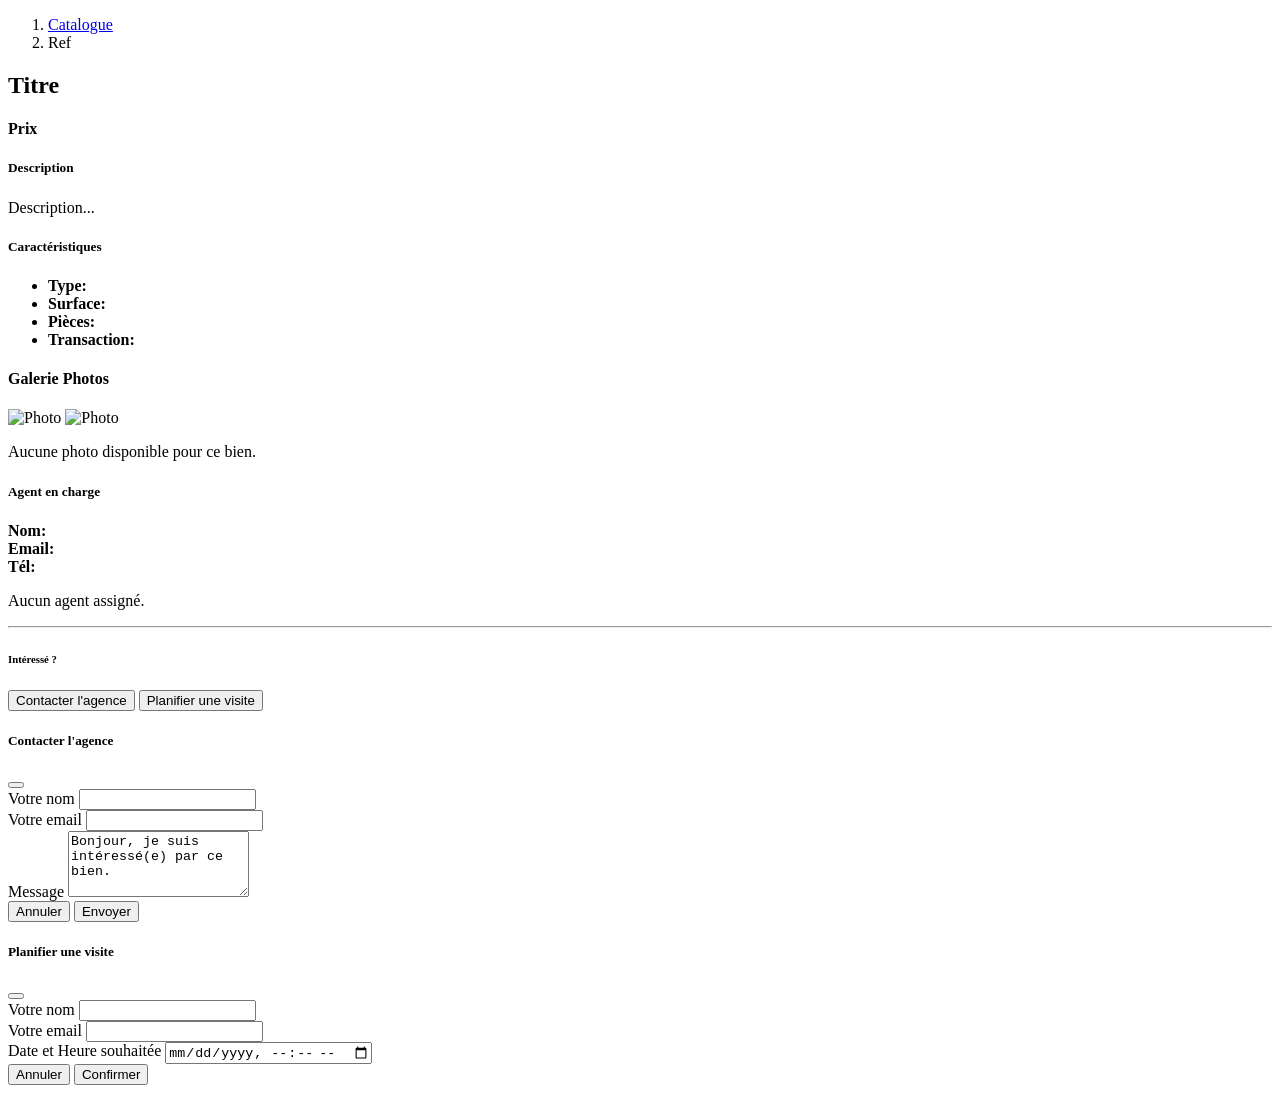
<file: bin/src/main/resources/templates/catalogue/detail.html>
<!DOCTYPE html>
<html xmlns:th="http://www.thymeleaf.org">
<head th:replace="fragments/base :: head(${bien.titre})"></head>
<body>
<div th:replace="fragments/base :: navbar"></div>

<div class="container mt-4">
    <nav aria-label="breadcrumb">
        <ol class="breadcrumb">
            <li class="breadcrumb-item"><a href="/catalogue">Catalogue</a></li>
            <li class="breadcrumb-item active" aria-current="page" th:text="${bien.reference}">Ref</li>
        </ol>
    </nav>

    <div class="row">
        <div class="col-md-8">
            <div class="card shadow-sm mb-4">
                <div class="card-body">
                    <h2 class="card-title" th:text="${bien.titre}">Titre</h2>
                    <p class="text-muted" th:text="${bien.ville + ', ' + bien.quartier + ' (' + bien.codePostal + ')'}"></p>
                    <h4 class="text-primary fw-bold mb-4" th:text="${bien.prix + ' DT'}">Prix</h4>
                    
                    <h5>Description</h5>
                    <p class="card-text" th:text="${bien.description}">Description...</p>
                    
                    <h5 class="mt-4">Caractéristiques</h5>
                    <ul class="list-group list-group-flush">
                        <li class="list-group-item"><strong>Type:</strong> <span th:text="${bien.type}"></span></li>
                        <li class="list-group-item"><strong>Surface:</strong> <span th:text="${bien.surface + ' m²'}"></span></li>
                        <li class="list-group-item"><strong>Pièces:</strong> <span th:text="${bien.nbPieces}"></span></li>
                        <li class="list-group-item"><strong>Transaction:</strong> <span th:text="${bien.typeTransaction}"></span></li>
                    </ul>
                </div>
            </div>

            <!-- Galerie Lightbox -->
            <h4 class="mb-3">Galerie Photos</h4>
            <div class="row row-cols-2 row-cols-md-4 g-3 mb-4">
                <div class="col" th:each="photo : ${bien.photos}">
                    <!-- For external URLs -->
                    <a th:if="${photo.url.startsWith('http')}" th:href="${photo.url}" data-lightbox="galerie" th:data-title="${bien.titre}">
                        <img th:src="${photo.url}" class="img-fluid rounded shadow-sm" alt="Photo">
                    </a>
                    <!-- For local uploads -->
                    <a th:unless="${photo.url.startsWith('http')}" th:href="@{'/uploads/' + ${photo.url}}" data-lightbox="galerie" th:data-title="${bien.titre}">
                        <img th:src="@{'/uploads/' + ${photo.url}}" class="img-fluid rounded shadow-sm" alt="Photo">
                    </a>
                </div>
                <div th:if="${bien.photos.isEmpty()}" class="col-12">
                    <p class="text-muted">Aucune photo disponible pour ce bien.</p>
                </div>
            </div>
        </div>

        <!-- Sidebar / Contact -->
        <div class="col-md-4">
            <div class="card shadow-sm sticky-top" style="top: 20px;">
                <div class="card-body">
                    <h5 class="card-title">Agent en charge</h5>
                    <p th:if="${bien.agent != null}">
                        <strong>Nom:</strong> <span th:text="${bien.agent.nom + ' ' + bien.agent.prenom}"></span><br>
                        <strong>Email:</strong> <span th:text="${bien.agent.email}"></span><br>
                        <strong>Tél:</strong> <span th:text="${bien.agent.telephone}"></span>
                    </p>
                    <p th:unless="${bien.agent != null}" class="text-muted">Aucun agent assigné.</p>
                    
                    <div th:if="${message}" class="alert alert-success mt-3" th:text="${message}"></div>
                    <hr>
                    <h6>Intéressé ?</h6>
                    <button type="button" class="btn btn-success w-100 mb-2" data-bs-toggle="modal" data-bs-target="#contactModal">
                        Contacter l'agence
                    </button>
                    <button type="button" class="btn btn-outline-primary w-100" data-bs-toggle="modal" data-bs-target="#visiteModal">
                        Planifier une visite
                    </button>
                </div>
            </div>
        </div>
    </div>

    <!-- Modal Contact -->
    <div class="modal fade" id="contactModal" tabindex="-1" aria-labelledby="contactModalLabel" aria-hidden="true">
      <div class="modal-dialog">
        <div class="modal-content">
          <form th:action="@{'/catalogue/' + ${bien.id} + '/contact'}" method="post">
              <div class="modal-header bg-success text-white">
                <h5 class="modal-title" id="contactModalLabel">Contacter l'agence</h5>
                <button type="button" class="btn-close btn-close-white" data-bs-dismiss="modal" aria-label="Close"></button>
              </div>
              <div class="modal-body">
                <div class="mb-3">
                  <label class="form-label">Votre nom</label>
                  <input type="text" name="nom" class="form-control" required>
                </div>
                <div class="mb-3">
                  <label class="form-label">Votre email</label>
                  <input type="email" name="email" class="form-control" required>
                </div>
                <div class="mb-3">
                  <label class="form-label">Message</label>
                  <textarea name="message" class="form-control" rows="4" required>Bonjour, je suis intéressé(e) par ce bien.</textarea>
                </div>
              </div>
              <div class="modal-footer">
                <button type="button" class="btn btn-secondary" data-bs-dismiss="modal">Annuler</button>
                <button type="submit" class="btn btn-success">Envoyer</button>
              </div>
          </form>
        </div>
      </div>
    </div>

    <!-- Modal Visite -->
    <div class="modal fade" id="visiteModal" tabindex="-1" aria-labelledby="visiteModalLabel" aria-hidden="true">
      <div class="modal-dialog">
        <div class="modal-content">
          <form th:action="@{'/catalogue/' + ${bien.id} + '/visite'}" method="post">
              <div class="modal-header bg-primary text-white">
                <h5 class="modal-title" id="visiteModalLabel">Planifier une visite</h5>
                <button type="button" class="btn-close btn-close-white" data-bs-dismiss="modal" aria-label="Close"></button>
              </div>
              <div class="modal-body">
                <div class="mb-3">
                  <label class="form-label">Votre nom</label>
                  <input type="text" name="nom" class="form-control" required>
                </div>
                <div class="mb-3">
                  <label class="form-label">Votre email</label>
                  <input type="email" name="email" class="form-control" required>
                </div>
                <div class="mb-3">
                  <label class="form-label">Date et Heure souhaitée</label>
                  <input type="datetime-local" name="date" class="form-control" required>
                </div>
              </div>
              <div class="modal-footer">
                <button type="button" class="btn btn-secondary" data-bs-dismiss="modal">Annuler</button>
                <button type="submit" class="btn btn-primary">Confirmer</button>
              </div>
          </form>
        </div>
      </div>
    </div>

</div>

<div th:replace="fragments/base :: scripts"></div>
</body>
</html>
</file>
